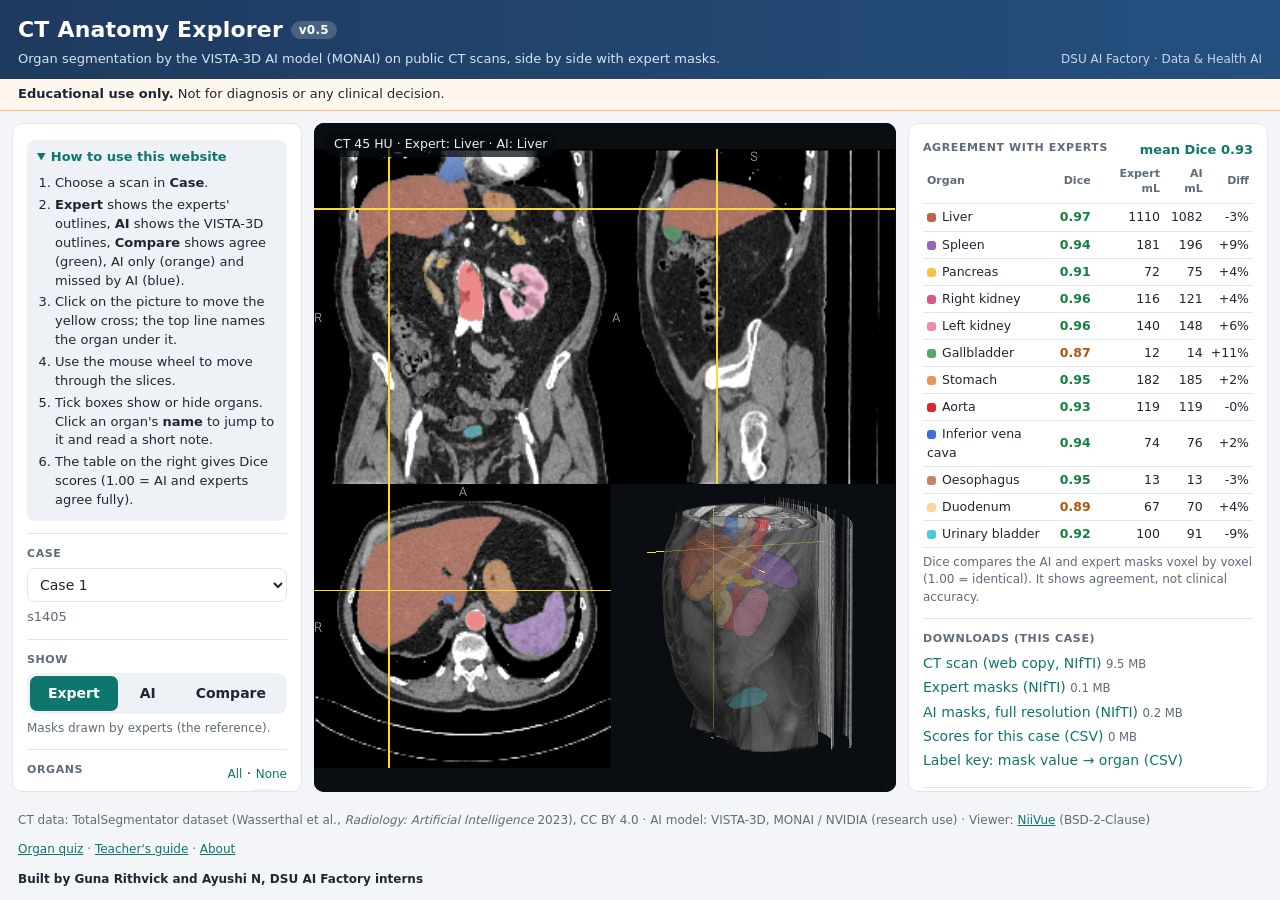
<file: docs/index.html>
<!doctype html>
<html lang="en">
<head>
  <meta charset="utf-8">
  <meta name="viewport" content="width=device-width, initial-scale=1">
  <title>CT Anatomy Explorer</title>
  <meta name="description" content="Explore AI (VISTA-3D, MONAI) organ segmentation on public CT scans and compare it with expert masks. Educational use only.">
  <link rel="stylesheet" href="app.css">
</head>
<body>
  <header class="top">
    <div class="brand">
      <h1>CT Anatomy Explorer <span class="ver" id="version">v0.5</span></h1>
      <p class="tagline">Organ segmentation by the VISTA-3D AI model (MONAI) on public CT scans, side by side with expert masks.</p>
    </div>
    <p class="org">DSU AI Factory · Data &amp; Health AI</p>
  </header>
  <div class="notice" role="note"><strong>Educational use only.</strong> Not for diagnosis or any clinical decision.</div>

  <main class="layout">
    <!-- Controls -->
    <aside class="panel controls" aria-label="Controls">
      <section>
        <label class="label" for="caseSelect">Case</label>
        <select id="caseSelect"></select>
        <p class="case-desc" id="caseDesc"></p>
        <div id="caseBadges"></div>
      </section>

      <section>
        <span class="label">Show</span>
        <div class="seg" role="group" aria-label="Which masks to show">
          <button type="button" data-mode="reference" aria-pressed="true">Expert</button>
          <button type="button" data-mode="ai" aria-pressed="false">AI</button>
          <button type="button" data-mode="compare" aria-pressed="false">Compare</button>
        </div>
        <p class="hint" id="modeHint">Masks drawn by experts (reference).</p>
        <div class="legend" id="legend" hidden></div>
      </section>

      <section>
        <div class="row-between">
          <span class="label">Organs</span>
          <span class="mini-actions">
            <button type="button" class="link" id="allOn">All</button> ·
            <button type="button" class="link" id="allOff">None</button>
          </span>
        </div>
        <ul class="organs" id="organList"></ul>
        <p class="hint">Tick to show or hide. Click a name to jump to that organ.</p>
      </section>

      <section>
        <label class="label" for="opacity">Mask opacity <span id="opacityVal">55%</span></label>
        <input type="range" id="opacity" min="0" max="100" value="55">
      </section>

      <section>
        <span class="label">CT window</span>
        <div class="seg small" role="group" aria-label="CT window">
          <button type="button" data-window="abdomen" aria-pressed="true">Abdomen</button>
          <button type="button" data-window="lung" aria-pressed="false">Lung</button>
          <button type="button" data-window="bone" aria-pressed="false">Bone</button>
        </div>
      </section>

      <section>
        <span class="label">Layout</span>
        <div class="seg small" role="group" aria-label="Layout">
          <button type="button" data-layout="multi" aria-pressed="true">4 views</button>
          <button type="button" data-layout="axial" aria-pressed="false">Axial</button>
          <button type="button" data-layout="coronal" aria-pressed="false">Coronal</button>
          <button type="button" data-layout="sagittal" aria-pressed="false">Sagittal</button>
          <button type="button" data-layout="render" aria-pressed="false">3D</button>
        </div>
      </section>
    </aside>

    <!-- Viewer -->
    <section class="viewer" aria-label="Image viewer">
      <canvas id="gl"></canvas>
      <div class="overlay-top" id="readout">Click or drag on the image to explore.</div>
      <div class="loading" id="loading">Loading scan…</div>
    </section>

    <!-- Results -->
    <aside class="panel results" aria-label="Results">
      <section>
        <div class="row-between">
          <span class="label">Agreement with experts</span>
          <span class="score" id="meanDice"></span>
        </div>
        <table class="metrics" id="metricsTable">
          <thead><tr><th>Organ</th><th title="Dice overlap: 1.00 = identical">Dice</th><th>Expert mL</th><th>AI mL</th><th>Diff</th></tr></thead>
          <tbody></tbody>
        </table>
        <p class="hint">Dice compares the AI and expert masks voxel by voxel (1.00 = identical). It shows agreement, not clinical accuracy.</p>
        <div id="flags"></div>
      </section>
      <section>
        <span class="label">Downloads (this case)</span>
        <ul class="downloads" id="downloads"></ul>
      </section>
      <section class="about">
        <span class="label">How this was made</span>
        <p id="aboutText"></p>
      </section>
    </aside>
  </main>

  <footer class="foot" id="footer">
    CT data: TotalSegmentator dataset (Wasserthal et al., <em>Radiology: Artificial Intelligence</em> 2023), CC BY 4.0 ·
    AI model: VISTA-3D, MONAI / NVIDIA (research use) ·
    Viewer: <a href="https://github.com/niivue/niivue">NiiVue</a> (BSD-2-Clause)
    <p><a href="quiz.html">Organ quiz</a> · <a href="teach.html">Teacher's guide</a> · <a href="about.html">About</a></p>
    <div class="team">Built by Guna Rithvick and Ayushi N, DSU AI Factory interns</div>
  </footer>

  <script src="vendor/niivue.umd.js"></script>
  <script src="app.js"></script>
</body>
</html>
</file>
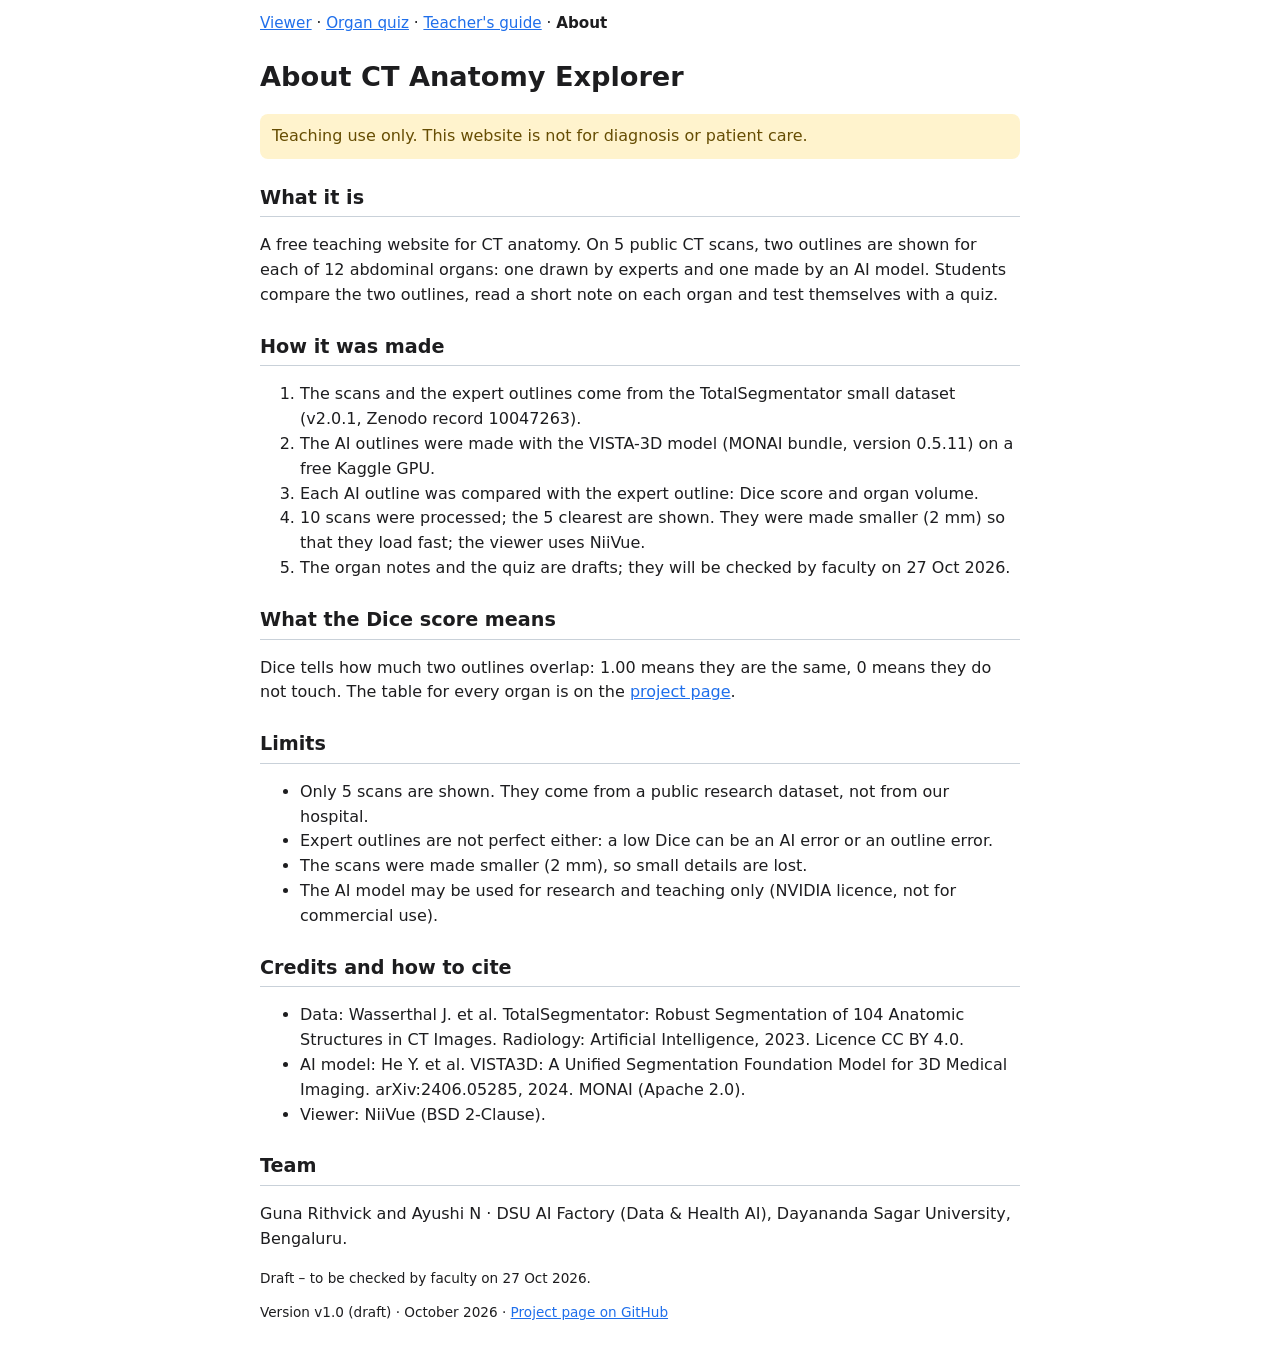
<file: docs/about.html>
<!DOCTYPE html>
<html lang="en">
<head>
  <meta charset="utf-8">
  <meta name="viewport" content="width=device-width, initial-scale=1">
  <title>About – CT Anatomy Explorer</title>
  <link rel="stylesheet" href="pages.css">
</head>
<body>
  <nav class="pg-nav"><a href="index.html">Viewer</a> · <a href="quiz.html">Organ quiz</a> · <a href="teach.html">Teacher's guide</a> · <strong>About</strong></nav>
  <main class="pg-main">
    <h1>About CT Anatomy Explorer</h1>
    <p class="pg-warn">Teaching use only. This website is not for diagnosis or patient care.</p>
    <h2>What it is</h2>
    <p>A free teaching website for CT anatomy. On 5 public CT scans, two outlines are shown for each of 12 abdominal organs: one drawn by experts and one made by an AI model. Students compare the two outlines, read a short note on each organ and test themselves with a quiz.</p>
    <h2>How it was made</h2>
    <ol>
      <li>The scans and the expert outlines come from the TotalSegmentator small dataset (v2.0.1, Zenodo record 10047263).</li>
      <li>The AI outlines were made with the VISTA-3D model (MONAI bundle, version 0.5.11) on a free Kaggle GPU.</li>
      <li>Each AI outline was compared with the expert outline: Dice score and organ volume.</li>
      <li>10 scans were processed; the 5 clearest are shown. They were made smaller (2 mm) so that they load fast; the viewer uses NiiVue.</li>
      <li>The organ notes and the quiz are drafts; they will be checked by faculty on 27 Oct 2026.</li>
    </ol>
    <h2>What the Dice score means</h2>
    <p>Dice tells how much two outlines overlap: 1.00 means they are the same, 0 means they do not touch. The table for every organ is on the <a href="https://github.com/gunargrithvick/ct-anatomy-explorer">project page</a>.</p>
    <h2>Limits</h2>
    <ul>
      <li>Only 5 scans are shown. They come from a public research dataset, not from our hospital.</li>
      <li>Expert outlines are not perfect either: a low Dice can be an AI error or an outline error.</li>
      <li>The scans were made smaller (2 mm), so small details are lost.</li>
      <li>The AI model may be used for research and teaching only (NVIDIA licence, not for commercial use).</li>
    </ul>
    <h2>Credits and how to cite</h2>
    <ul>
      <li>Data: Wasserthal J. et al. TotalSegmentator: Robust Segmentation of 104 Anatomic Structures in CT Images. Radiology: Artificial Intelligence, 2023. Licence CC BY 4.0.</li>
      <li>AI model: He Y. et al. VISTA3D: A Unified Segmentation Foundation Model for 3D Medical Imaging. arXiv:2406.05285, 2024. MONAI (Apache 2.0).</li>
      <li>Viewer: NiiVue (BSD 2-Clause).</li>
    </ul>
    <h2>Team</h2>
    <p>Guna Rithvick and Ayushi N · DSU AI Factory (Data &amp; Health AI), Dayananda Sagar University, Bengaluru.</p>
    <p class="pg-small">Draft – to be checked by faculty on 27 Oct 2026.</p>
    <p class="pg-small">Version v1.0 (draft) · October 2026 · <a href="https://github.com/gunargrithvick/ct-anatomy-explorer">Project page on GitHub</a></p>
  </main>
</body>
</html>
</file>
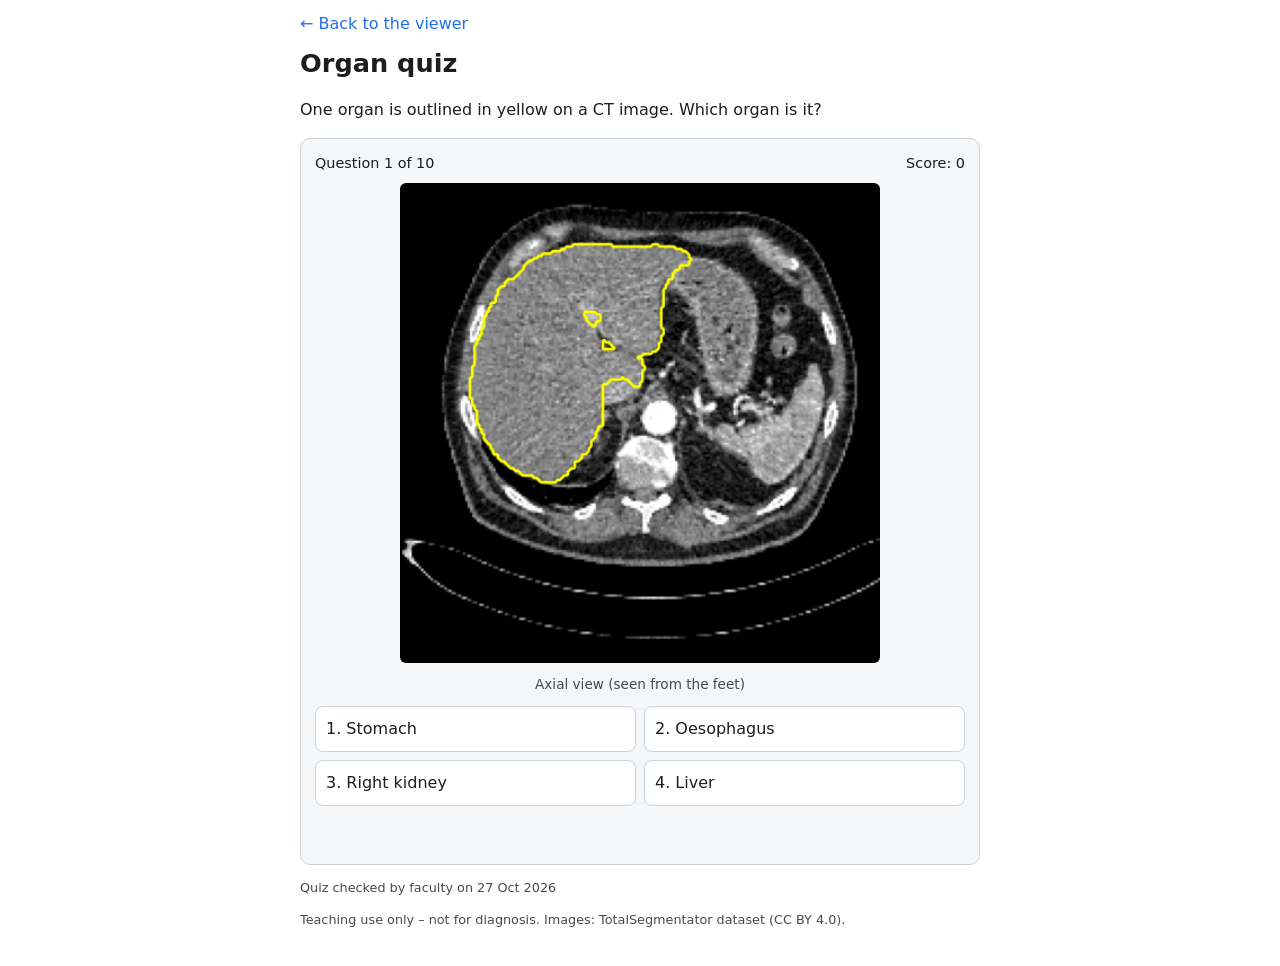
<file: docs/quiz.html>
<!DOCTYPE html>                                                             <!-- this file is a web page (HTML5) -->
<html lang="en">                                                            <!-- the page starts; its language is English -->
<head>                                                                      <!-- the settings of the page (not shown as text) -->
  <meta charset="utf-8">                                                    <!-- letters are stored as UTF-8, so – and × show correctly -->
  <meta name="viewport" content="width=device-width, initial-scale=1">     <!-- the page fits the width of a phone screen -->
  <title>Organ quiz – CT Anatomy Explorer</title>                           <!-- the name shown on the browser tab -->
  <link rel="stylesheet" href="quiz.css">                                   <!-- the look of the quiz comes from quiz.css -->
  <script src="quiz.js" defer></script>                                     <!-- the quiz program; "defer" runs it after the page is read -->
</head>                                                                     <!-- end of the settings -->
<body>                                                                      <!-- the visible part starts -->
  <header class="quiz-top">                                                 <!-- the top part of the page -->
    <a href="index.html" class="quiz-back">← Back to the viewer</a>         <!-- a link back to the main viewer page -->
    <h1>Organ quiz</h1>                                                     <!-- the page title -->
    <p>One organ is outlined in yellow on a CT image. Which organ is it?</p> <!-- the task in one sentence -->
  </header>                                                                 <!-- end of the top part -->
  <main>                                                                    <!-- the main part -->
    <p id="quiz-message" class="quiz-message" hidden></p>                   <!-- an error message, hidden unless needed -->
    <section id="quiz-card" class="quiz-card" hidden>                       <!-- the question card, shown after loading -->
      <div class="quiz-bar"><span id="quiz-progress"></span><span id="quiz-score"></span></div> <!-- "Question 3 of 10" and the score -->
      <figure class="quiz-figure">                                          <!-- the picture and its caption -->
        <img id="quiz-image" src="" alt="">                                 <!-- the CT picture; the program fills in the file name -->
        <figcaption id="quiz-view"></figcaption>                            <!-- the caption: axial or coronal view -->
      </figure>                                                             <!-- end of the picture part -->
      <div id="quiz-choices" class="quiz-choices"></div>                    <!-- the four answer buttons are put here by the program -->
      <p id="quiz-feedback" class="quiz-feedback" aria-live="polite"></p>   <!-- "Correct!" or the right answer; read aloud by screen readers -->
      <button id="quiz-next" type="button" class="quiz-next" hidden>Next question</button> <!-- shown after an answer -->
    </section>                                                              <!-- end of the question card -->
    <section id="quiz-end" class="quiz-card" hidden>                        <!-- the end card, shown after the last question -->
      <h2 id="quiz-final"></h2>                                             <!-- "You scored 7 out of 10." -->
      <h3 id="quiz-review-head">Organs to look at again</h3>                <!-- a heading for the wrong answers -->
      <ul id="quiz-review"></ul>                                            <!-- the wrongly answered organs are listed here -->
      <button id="quiz-again" type="button" class="quiz-next">Try a new round</button> <!-- starts a new round -->
    </section>                                                              <!-- end of the end card -->
  </main>                                                                   <!-- end of the main part -->
  <footer class="quiz-foot">                                                <!-- the bottom part of the page -->
    <p id="quiz-note"></p>                                                  <!-- the status line from the quiz file (draft / checked by) -->
    <p>Teaching use only – not for diagnosis. Images: TotalSegmentator dataset (CC BY 4.0).</p> <!-- the safety note and the image credit -->
  </footer>                                                                 <!-- end of the bottom part -->
</body>                                                                     <!-- end of the visible part -->
</html>                                                                     <!-- end of the page -->
</file>
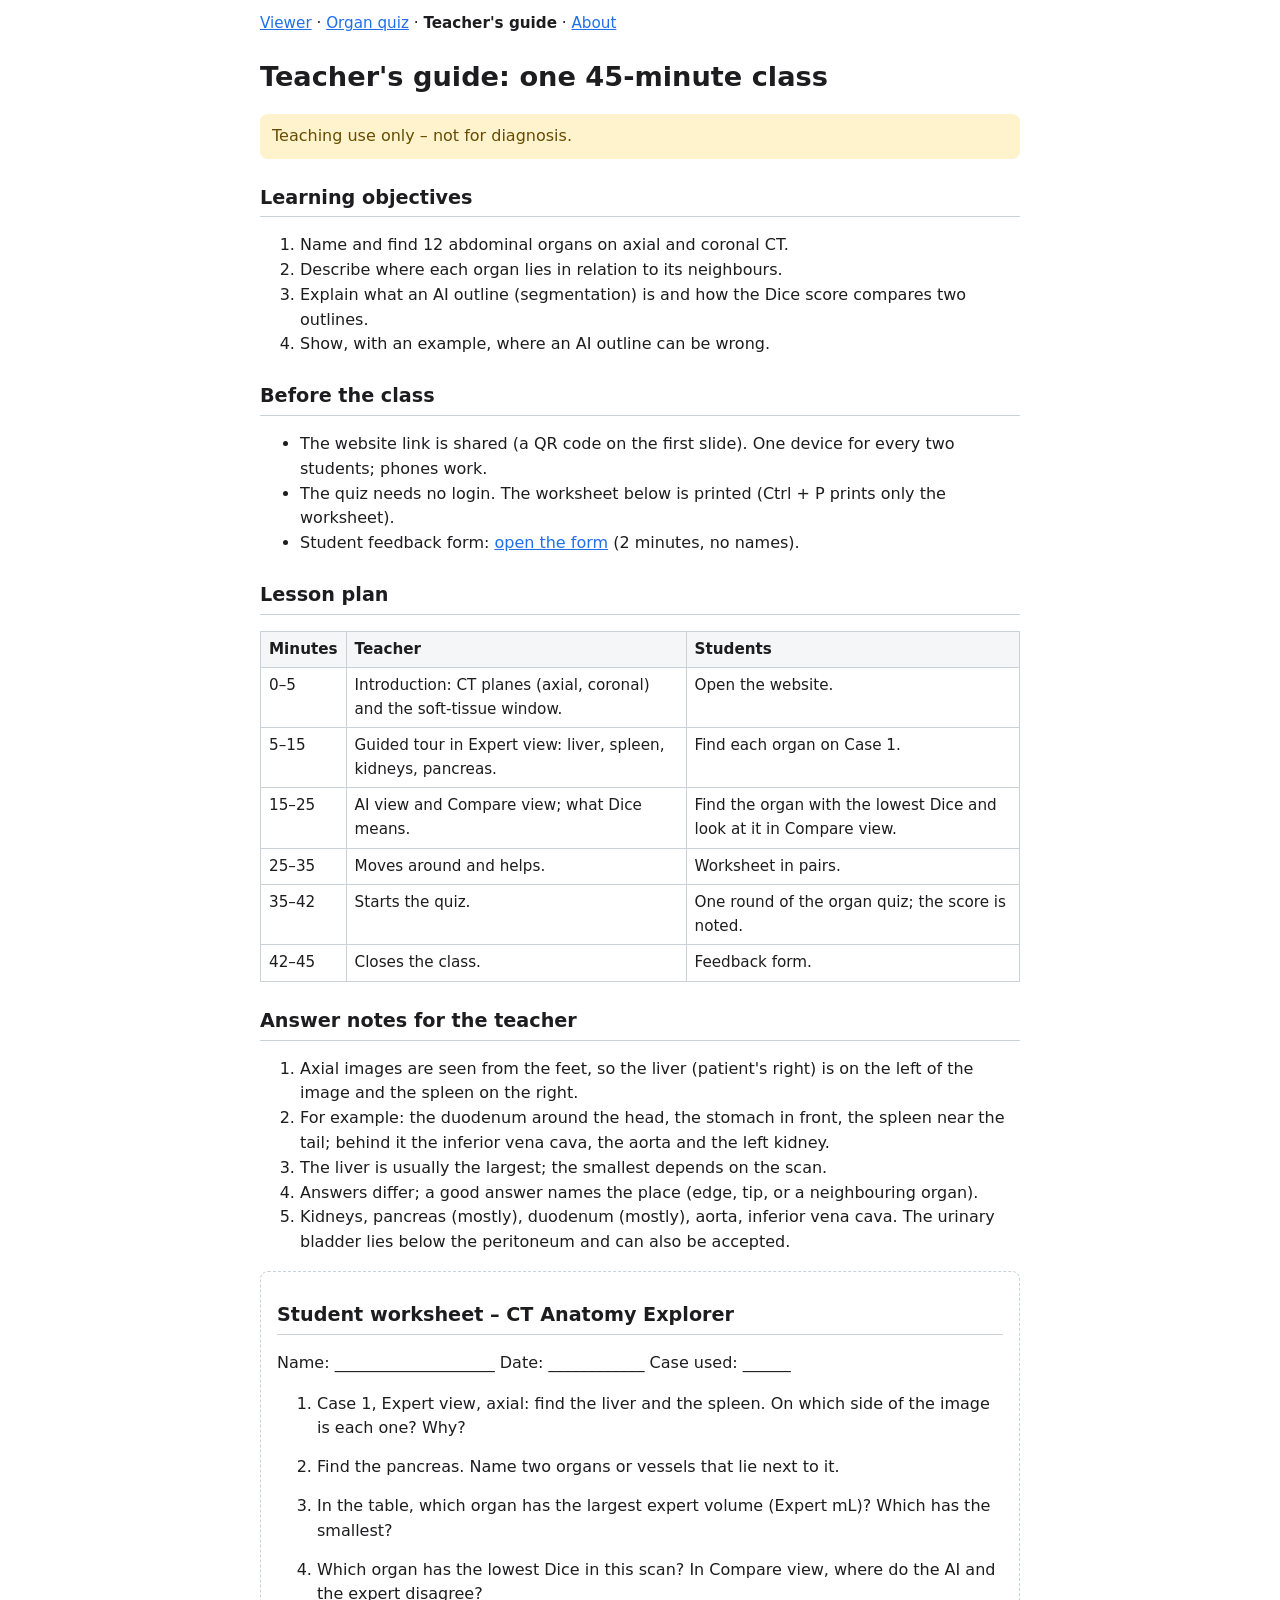
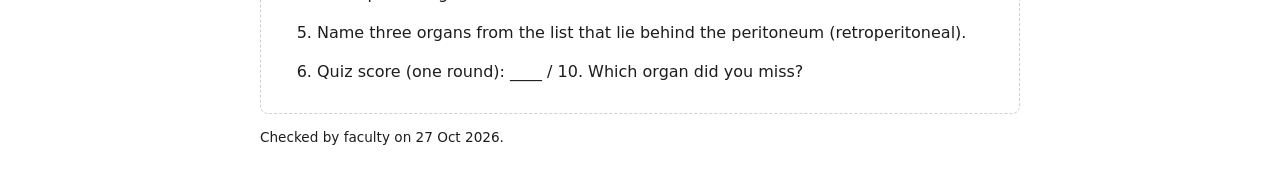
<file: docs/teach.html>
<!DOCTYPE html>
<html lang="en">
<head>
  <meta charset="utf-8">
  <meta name="viewport" content="width=device-width, initial-scale=1">
  <title>Teacher's guide – CT Anatomy Explorer</title>
  <link rel="stylesheet" href="pages.css">
</head>
<body>
  <nav class="pg-nav pg-noprint"><a href="index.html">Viewer</a> · <a href="quiz.html">Organ quiz</a> · <strong>Teacher's guide</strong> · <a href="about.html">About</a></nav>
  <main class="pg-main">
    <div class="pg-noprint">
      <h1>Teacher's guide: one 45-minute class</h1>
      <p class="pg-warn">Teaching use only – not for diagnosis.</p>
      <h2>Learning objectives</h2>
      <ol>
        <li>Name and find 12 abdominal organs on axial and coronal CT.</li>
        <li>Describe where each organ lies in relation to its neighbours.</li>
        <li>Explain what an AI outline (segmentation) is and how the Dice score compares two outlines.</li>
        <li>Show, with an example, where an AI outline can be wrong.</li>
      </ol>
      <h2>Before the class</h2>
      <ul>
        <li>The website link is shared (a QR code on the first slide). One device for every two students; phones work.</li>
        <li>The quiz needs no login. The worksheet below is printed (Ctrl + P prints only the worksheet).</li>
        <li>Student feedback form: <a href="https://docs.google.com/forms/d/e/1FAIpQLScgse1ZYv8GW5MoyI7CPYrlDKhsNsSGyKRF57PASa7gJmNe-w/viewform">open the form</a> (2 minutes, no names).</li>
      </ul>
      <h2>Lesson plan</h2>
      <div class="pg-scroll">
        <table class="pg-table">
          <tr><th>Minutes</th><th>Teacher</th><th>Students</th></tr>
          <tr><td>0–5</td><td>Introduction: CT planes (axial, coronal) and the soft-tissue window.</td><td>Open the website.</td></tr>
          <tr><td>5–15</td><td>Guided tour in Expert view: liver, spleen, kidneys, pancreas.</td><td>Find each organ on Case 1.</td></tr>
          <tr><td>15–25</td><td>AI view and Compare view; what Dice means.</td><td>Find the organ with the lowest Dice and look at it in Compare view.</td></tr>
          <tr><td>25–35</td><td>Moves around and helps.</td><td>Worksheet in pairs.</td></tr>
          <tr><td>35–42</td><td>Starts the quiz.</td><td>One round of the organ quiz; the score is noted.</td></tr>
          <tr><td>42–45</td><td>Closes the class.</td><td>Feedback form.</td></tr>
        </table>
      </div>
      <h2>Answer notes for the teacher</h2>
      <ol>
        <li>Axial images are seen from the feet, so the liver (patient's right) is on the left of the image and the spleen on the right.</li>
        <li>For example: the duodenum around the head, the stomach in front, the spleen near the tail; behind it the inferior vena cava, the aorta and the left kidney.</li>
        <li>The liver is usually the largest; the smallest depends on the scan.</li>
        <li>Answers differ; a good answer names the place (edge, tip, or a neighbouring organ).</li>
        <li>Kidneys, pancreas (mostly), duodenum (mostly), aorta, inferior vena cava. The urinary bladder lies below the peritoneum and can also be accepted.</li>
      </ol>
    </div>
    <section class="pg-sheet">
      <h2>Student worksheet – CT Anatomy Explorer</h2>
      <p>Name: ____________________   Date: ____________   Case used: ______</p>
      <ol>
        <li>Case 1, Expert view, axial: find the liver and the spleen. On which side of the image is each one? Why?</li>
        <li>Find the pancreas. Name two organs or vessels that lie next to it.</li>
        <li>In the table, which organ has the largest expert volume (Expert mL)? Which has the smallest?</li>
        <li>Which organ has the lowest Dice in this scan? In Compare view, where do the AI and the expert disagree?</li>
        <li>Name three organs from the list that lie behind the peritoneum (retroperitoneal).</li>
        <li>Quiz score (one round): ____ / 10. Which organ did you miss?</li>
      </ol>
    </section>
    <p class="pg-small pg-noprint">Checked by faculty on 27 Oct 2026.</p>
  </main>
</body>
</html>
</file>
<file: docs/app.css>
:root {
  --bg: #f3f5f8;
  --panel: #ffffff;
  --ink: #1d2733;
  --muted: #5f6b7a;
  --line: #e2e6eb;
  --accent: #0f766e;
  --accent-ink: #ffffff;
  --navy: #1f3a5f;
  --viewer: #0a0e13;
  --chip: #eef2f6;
  --good: #15803d;
  --ok: #b45309;
  --bad: #b91c1c;
  --warn-bg: #fff7ed;
  --warn-line: #fdba74;
  --demo-bg: #fef2f2;
  --demo-line: #fca5a5;
  --radius: 10px;
  --font: system-ui, -apple-system, "Segoe UI", Roboto, "Noto Sans", Arial, sans-serif;
}
@media (prefers-color-scheme: dark) {
  :root:not([data-theme="light"]) {
    --bg: #0f141a; --panel: #161d25; --ink: #e6ebf1; --muted: #9aa6b4; --line: #26313d;
    --chip: #1f2933; --warn-bg: #2a1d0f; --warn-line: #9a5b1c; --demo-bg: #2b1414; --demo-line: #8b2c2c;
  }
}
:root[data-theme="dark"] {
  --bg: #0f141a; --panel: #161d25; --ink: #e6ebf1; --muted: #9aa6b4; --line: #26313d;
  --chip: #1f2933; --warn-bg: #2a1d0f; --warn-line: #9a5b1c; --demo-bg: #2b1414; --demo-line: #8b2c2c;
}

* { box-sizing: border-box; }
html, body { margin: 0; height: 100%; }
body { background: var(--bg); color: var(--ink); font: 14px/1.45 var(--font); display: flex; flex-direction: column; }
a { color: var(--accent); }

.top { display: flex; align-items: flex-end; justify-content: space-between; gap: 16px; padding: 14px 18px 10px;
       background: linear-gradient(90deg, var(--navy), #24507e); color: #fff; }
.top h1 { margin: 0; font-size: 22px; letter-spacing: .2px; }
.top .ver { font-size: 12px; font-weight: 600; background: rgba(255,255,255,.18); padding: 2px 8px; border-radius: 99px; vertical-align: middle; }
.top .tagline { margin: 4px 0 0; color: #d6e4f5; font-size: 13px; }
.top .org { margin: 0; font-size: 12px; color: #c6d6ea; white-space: nowrap; }
.notice { background: var(--warn-bg); border-bottom: 1px solid var(--warn-line); padding: 6px 18px; font-size: 13px; }

.layout { flex: 1; min-height: 0; display: grid; grid-template-columns: 290px minmax(0, 1fr) 360px; gap: 12px; padding: 12px; }
.panel { background: var(--panel); border: 1px solid var(--line); border-radius: var(--radius); padding: 4px 14px 14px; overflow: auto; min-height: 0; }
.panel section { padding: 12px 0; border-bottom: 1px solid var(--line); }
.panel section:last-child { border-bottom: 0; }
.label { display: block; font-size: 11px; font-weight: 700; text-transform: uppercase; letter-spacing: .6px; color: var(--muted); margin-bottom: 6px; }
.hint { margin: 6px 0 0; font-size: 12px; color: var(--muted); }
.row-between { display: flex; align-items: center; justify-content: space-between; gap: 8px; }

select, input[type=range] { width: 100%; }
select { padding: 7px 8px; border-radius: 8px; border: 1px solid var(--line); background: var(--panel); color: var(--ink); font: inherit; }
.case-desc { margin: 6px 0 0; color: var(--muted); font-size: 13px; }

.seg { display: flex; flex-wrap: wrap; gap: 4px; background: var(--chip); padding: 3px; border-radius: 9px; }
.seg button { flex: 1 1 auto; border: 0; background: transparent; color: var(--ink); padding: 7px 8px; border-radius: 7px; font: inherit; font-weight: 600; cursor: pointer; }
.seg.small button { font-size: 12px; padding: 5px 6px; }
.seg button[aria-pressed="true"] { background: var(--accent); color: var(--accent-ink); }
.seg button:disabled { opacity: .4; cursor: not-allowed; }
.link { border: 0; background: none; color: var(--accent); cursor: pointer; font: inherit; font-size: 12px; padding: 0; }

.organs { list-style: none; margin: 0; padding: 0; }
.organs li { display: grid; grid-template-columns: 20px 14px 1fr auto; align-items: center; gap: 8px; padding: 4px 2px; border-radius: 6px; }
.organs li:hover { background: var(--chip); }
.organs .sw { width: 14px; height: 14px; border-radius: 4px; border: 1px solid rgba(0,0,0,.15); }
.organs .name { border: 0; background: none; color: var(--ink); text-align: left; cursor: pointer; font: inherit; padding: 0; }
.organs .name:hover { text-decoration: underline; }
.organs li.absent .name { color: var(--muted); }
.chip { font-size: 11px; font-weight: 700; padding: 1px 6px; border-radius: 99px; background: var(--chip); color: var(--muted); font-variant-numeric: tabular-nums; }
.chip.good { color: var(--good); } .chip.ok { color: var(--ok); } .chip.bad { color: var(--bad); }

.viewer { position: relative; background: var(--viewer); border-radius: var(--radius); overflow: hidden; min-height: 420px; }
.viewer canvas { position: absolute; inset: 0; width: 100%; height: 100%; display: block; }
.overlay-top { position: absolute; left: 10px; top: 8px; max-width: calc(100% - 20px); color: #e8eef5; font-size: 12.5px;
               pointer-events: none; background: rgba(8, 12, 16, .74); padding: 4px 10px; border-radius: 99px;
               white-space: nowrap; overflow: hidden; text-overflow: ellipsis; }
.legend { margin-top: 8px; font-size: 12.5px; }
.legend div { display: flex; align-items: center; gap: 8px; margin: 3px 0; }
.legend i { width: 12px; height: 12px; border-radius: 3px; display: inline-block; flex: none; }
.loading { position: absolute; inset: 0; display: grid; place-items: center; color: #cfd8e3; background: rgba(10,14,19,.55); font-size: 15px; }
.loading[hidden] { display: none; }

.badge { display: inline-block; margin: 8px 6px 0 0; font-size: 12px; font-weight: 600; padding: 3px 8px; border-radius: 6px; }
.badge.demo { background: var(--demo-bg); border: 1px solid var(--demo-line); color: var(--bad); }
.badge.info { background: var(--chip); color: var(--muted); }

.score { font-size: 13px; font-weight: 700; color: var(--accent); }
.metrics { width: 100%; border-collapse: collapse; font-size: 12.5px; font-variant-numeric: tabular-nums; }
.metrics th { text-align: right; font-size: 11px; color: var(--muted); font-weight: 700; padding: 4px 4px 6px; border-bottom: 1px solid var(--line); }
.metrics th:first-child, .metrics td:first-child { text-align: left; }
.metrics td { text-align: right; padding: 4px; border-bottom: 1px solid var(--line); }
.metrics td.good { color: var(--good); font-weight: 700; } .metrics td.ok { color: var(--ok); font-weight: 700; } .metrics td.bad { color: var(--bad); font-weight: 700; }
.metrics td .dot { display: inline-block; width: 9px; height: 9px; border-radius: 3px; margin-right: 6px; vertical-align: middle; }
.flag { margin-top: 8px; background: var(--warn-bg); border: 1px solid var(--warn-line); border-radius: 8px; padding: 6px 8px; font-size: 12px; }
.downloads { list-style: none; padding: 0; margin: 0; }
.downloads li { margin: 4px 0; }
.downloads a { text-decoration: none; }
.downloads a:hover { text-decoration: underline; }
.downloads small { color: var(--muted); }
.about p { margin: 0; font-size: 12.5px; color: var(--muted); }

.foot { padding: 8px 18px 12px; font-size: 12px; color: var(--muted); }

@media (max-width: 1150px) {
  html, body { height: auto; }
  body { display: block; }
  .layout { grid-template-columns: 1fr; min-height: auto; }
  .viewer { order: -1; height: 62vh; min-height: 340px; }
  .panel { overflow: visible; }
}
@media (max-width: 560px) {
  .top { flex-direction: column; align-items: flex-start; padding: 12px 16px 10px; }
  .top h1 { font-size: 19px; }
  .layout { padding: 10px 16px; }
  .notice, .foot { padding-left: 16px; padding-right: 16px; }
}

.foot .team { margin-top: 4px; font-weight: 600; color: var(--ink); }

/* ===== DAY 3 ADDITIONS (13 Oct 2026): "How to use" box and organ teaching notes ===== */
.help { background: var(--chip); border-radius: 8px; padding: 8px 10px; font-size: 13px; } /* grey rounded box */
.help summary { cursor: pointer; font-weight: 700; color: var(--accent); }  /* clickable title in the accent colour */
.help ol { margin: 8px 0 0; padding-left: 18px; }                          /* numbered list with a small indent */
.help li { margin: 3px 0; }                                                 /* a little space between the steps */
.organ-note { margin-top: 8px; background: var(--chip); border-left: 4px solid var(--accent); /* note box: grey, coloured left edge */
              border-radius: 6px; padding: 8px 10px; font-size: 13px; }    /* rounded corners, inner space, text size */
.organ-note p { margin: 4px 0; }                                            /* space above and below the note text */
.organ-note small { color: var(--muted); }                                  /* status line in grey */
.organ-note[hidden] { display: none; }                                      /* "hidden" really hides the box */
</file>
<file: docs/pages.css>
:root { --bg: #ffffff; --text: #1d1d1f; --soft: #f4f6f8; --line: #c9d1d9; --accent: #1f6feb; --warn-bg: #fff3cd; --warn-text: #664d03; }
@media (prefers-color-scheme: dark) {
  :root { --bg: #0d1117; --text: #e6edf3; --soft: #161b22; --line: #30363d; --accent: #58a6ff; --warn-bg: #3d2e00; --warn-text: #f2cc60; }
}
body { margin: 0; background: var(--bg); color: var(--text); font-family: system-ui, "Segoe UI", Roboto, Arial, sans-serif; line-height: 1.55; }
.pg-nav { max-width: 760px; margin: 0 auto; padding: 12px 16px; font-size: 0.95rem; }
.pg-nav a, .pg-main a { color: var(--accent); }
.pg-main { max-width: 760px; margin: 0 auto; padding: 0 16px 32px; }
.pg-main h1 { font-size: 1.7rem; margin: 8px 0; }
.pg-main h2 { font-size: 1.2rem; margin-top: 24px; border-bottom: 1px solid var(--line); padding-bottom: 4px; }
.pg-warn { background: var(--warn-bg); color: var(--warn-text); padding: 10px 12px; border-radius: 8px; }
.pg-small { font-size: 0.85rem; }
.pg-table { border-collapse: collapse; width: 100%; font-size: 0.95rem; }
.pg-table th, .pg-table td { border: 1px solid var(--line); padding: 6px 8px; text-align: left; vertical-align: top; }
.pg-table th { background: var(--soft); }
.pg-scroll { overflow-x: auto; }
.pg-sheet { border: 1px dashed var(--line); border-radius: 8px; padding: 4px 16px 12px; }
.pg-sheet li { margin-bottom: 14px; }
@media print {
  .pg-noprint { display: none; }
  body { background: #fff; color: #000; }
  .pg-sheet { border: 0; }
  .pg-sheet li { margin-bottom: 48px; }
}
</file>
<file: docs/quiz.css>
/* quiz.css – the look of the organ quiz (light and dark mode) */
:root { --bg: #ffffff; --text: #1d1d1f; --card: #f4f6f8; --line: #c9d1d9; --accent: #1f6feb; --good: #1a7f37; --bad: #cf222e; } /* colours for light mode */
@media (prefers-color-scheme: dark) {                              /* the next lines apply when the device is in dark mode */
  :root { --bg: #0d1117; --text: #e6edf3; --card: #161b22; --line: #30363d; --accent: #58a6ff; --good: #3fb950; --bad: #f85149; } /* colours for dark mode */
}                                                                  /* end of the dark-mode part */
[hidden] { display: none !important; }                             /* anything marked "hidden" is really not shown */
body { margin: 0; background: var(--bg); color: var(--text); font-family: system-ui, "Segoe UI", Roboto, Arial, sans-serif; line-height: 1.5; } /* page colours and font */
.quiz-top, main, .quiz-foot { max-width: 680px; margin: 0 auto; padding: 0 16px; } /* the three parts are centred and at most 680 px wide */
.quiz-top h1 { margin: 8px 0 4px; font-size: 1.6rem; }            /* the page title */
.quiz-back { color: var(--accent); text-decoration: none; display: inline-block; margin-top: 12px; } /* the "Back to the viewer" link */
.quiz-card { background: var(--card); border: 1px solid var(--line); border-radius: 10px; padding: 14px; margin: 12px 0; } /* a card with a thin border */
.quiz-bar { display: flex; justify-content: space-between; font-size: 0.9rem; margin-bottom: 8px; } /* progress on the left, score on the right */
.quiz-figure { margin: 0; text-align: center; }                    /* the picture is centred */
.quiz-figure img { width: 100%; max-width: 480px; aspect-ratio: 1 / 1; object-fit: contain; background: #000; border-radius: 6px; } /* the CT picture, square, black around it */
.quiz-figure figcaption { font-size: 0.85rem; opacity: 0.8; margin-top: 4px; } /* the caption under the picture */
.quiz-choices { display: grid; grid-template-columns: 1fr 1fr; gap: 8px; margin-top: 12px; } /* the four buttons in two columns */
.quiz-choice { font: inherit; padding: 10px; border-radius: 8px; border: 1px solid var(--line); background: var(--bg); color: var(--text); cursor: pointer; text-align: left; } /* one answer button */
.quiz-choice:hover:not(:disabled) { border-color: var(--accent); } /* the border turns blue under the mouse */
.quiz-choice.is-right { border: 2px solid var(--good); color: var(--good); font-weight: 600; } /* the right answer: green */
.quiz-choice.is-wrong { border: 2px solid var(--bad); color: var(--bad); } /* a wrong choice: red */
.quiz-feedback { min-height: 1.5em; margin: 12px 0 8px; }          /* the feedback line keeps its space even when empty */
.quiz-feedback.good { color: var(--good); }                        /* feedback after a right answer: green */
.quiz-feedback.bad { color: var(--bad); }                          /* feedback after a wrong answer: red */
.quiz-next { font: inherit; padding: 10px 18px; border: 0; border-radius: 8px; background: var(--accent); color: #fff; cursor: pointer; } /* the blue Next / Try again button */
.quiz-message { background: #fff3cd; color: #664d03; padding: 10px; border-radius: 8px; } /* the error message box (yellow) */
.quiz-foot { font-size: 0.8rem; opacity: 0.8; padding-bottom: 24px; } /* the small text at the bottom */
@media (max-width: 420px) {                                         /* the next line applies to small phones */
  .quiz-choices { grid-template-columns: 1fr; }                     /* the buttons are put under each other */
}                                                                   /* end of the small-phone part */
</file>
